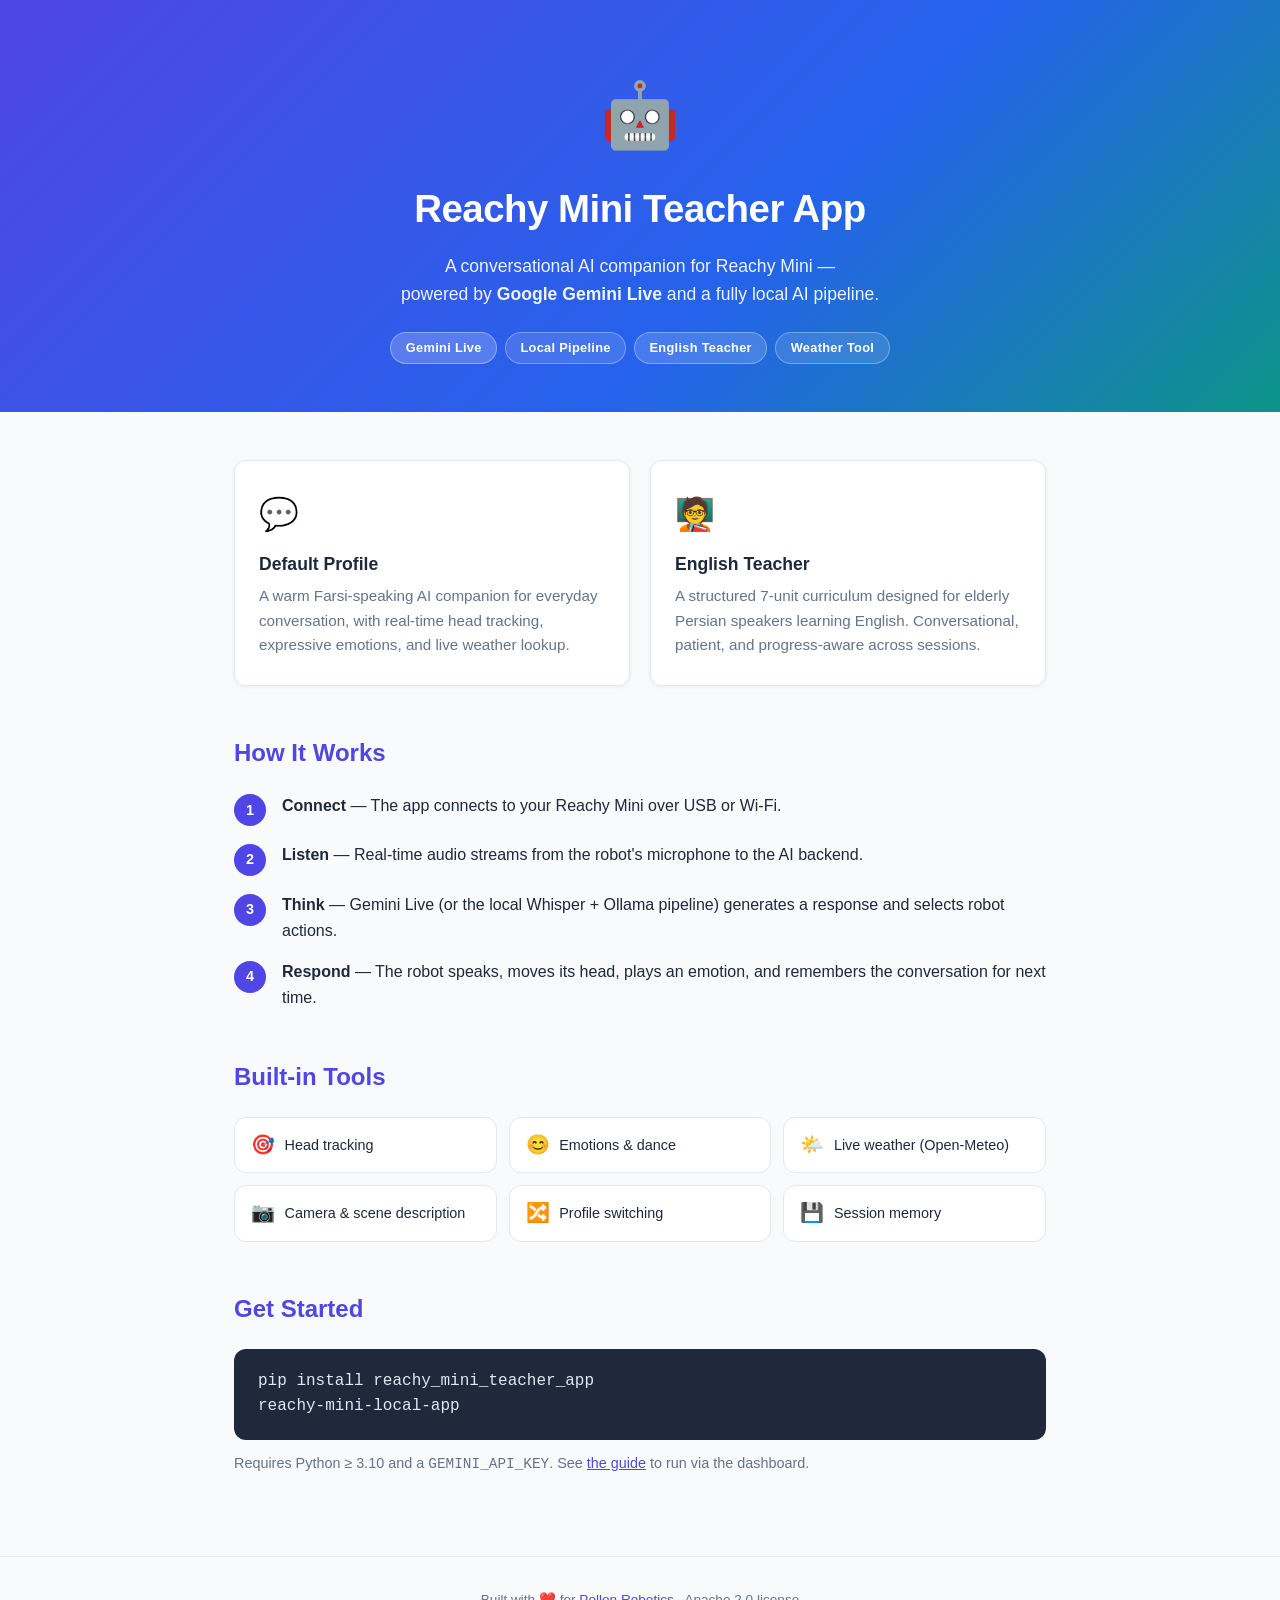
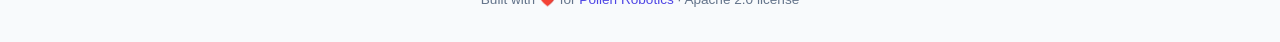
<file: index.html>
<!DOCTYPE html>
<html lang="en">
<head>
  <meta charset="UTF-8" />
  <meta name="viewport" content="width=device-width, initial-scale=1.0" />
  <title>Reachy Mini Teacher App</title>
  <link rel="stylesheet" href="style.css" />
</head>
<body>
  <div class="hero">
    <div class="hero-inner">
      <span class="robot-emoji">🤖</span>
      <h1>Reachy Mini Teacher App</h1>
      <p class="tagline">
        A conversational AI companion for Reachy Mini —<br />
        powered by <strong>Google Gemini Live</strong> and a fully local AI pipeline.
      </p>
      <div class="badge-row">
        <span class="badge blue">Gemini Live</span>
        <span class="badge indigo">Local Pipeline</span>
        <span class="badge purple">English Teacher</span>
        <span class="badge teal">Weather Tool</span>
      </div>
    </div>
  </div>

  <main class="content">

    <!-- Profiles -->
    <section class="card-grid">
      <div class="card">
        <div class="card-icon">💬</div>
        <h3>Default Profile</h3>
        <p>A warm Farsi-speaking AI companion for everyday conversation, with real-time head tracking, expressive emotions, and live weather lookup.</p>
      </div>
      <div class="card">
        <div class="card-icon">🧑‍🏫</div>
        <h3>English Teacher</h3>
        <p>A structured 7-unit curriculum designed for elderly Persian speakers learning English. Conversational, patient, and progress-aware across sessions.</p>
      </div>
    </section>

    <!-- How it works -->
    <section class="section">
      <h2>How It Works</h2>
      <div class="steps">
        <div class="step">
          <div class="step-num">1</div>
          <div>
            <strong>Connect</strong> — The app connects to your Reachy Mini over USB or Wi-Fi.
          </div>
        </div>
        <div class="step">
          <div class="step-num">2</div>
          <div>
            <strong>Listen</strong> — Real-time audio streams from the robot's microphone to the AI backend.
          </div>
        </div>
        <div class="step">
          <div class="step-num">3</div>
          <div>
            <strong>Think</strong> — Gemini Live (or the local Whisper + Ollama pipeline) generates a response and selects robot actions.
          </div>
        </div>
        <div class="step">
          <div class="step-num">4</div>
          <div>
            <strong>Respond</strong> — The robot speaks, moves its head, plays an emotion, and remembers the conversation for next time.
          </div>
        </div>
      </div>
    </section>

    <!-- Tools -->
    <section class="section">
      <h2>Built-in Tools</h2>
      <div class="tool-grid">
        <div class="tool"><span>🎯</span> Head tracking</div>
        <div class="tool"><span>😊</span> Emotions &amp; dance</div>
        <div class="tool"><span>🌤️</span> Live weather (Open-Meteo)</div>
        <div class="tool"><span>📷</span> Camera &amp; scene description</div>
        <div class="tool"><span>🔀</span> Profile switching</div>
        <div class="tool"><span>💾</span> Session memory</div>
      </div>
    </section>

    <!-- Install -->
    <section class="section install">
      <h2>Get Started</h2>
      <pre><code>pip install reachy_mini_teacher_app
reachy-mini-local-app</code></pre>
      <p class="install-note">Requires Python ≥ 3.10 and a <code>GEMINI_API_KEY</code>. See <a href="https://huggingface.co/blog/pollen-robotics/make-and-publish-your-reachy-mini-apps" target="_blank">the guide</a> to run via the dashboard.</p>
    </section>

  </main>

  <footer>
    <p>Built with ❤️ for <a href="https://pollen-robotics.com" target="_blank">Pollen Robotics</a> · Apache 2.0 license</p>
  </footer>
</body>
</html>
</file>
<file: style.css>
/* ── Reset & base ─────────────────────────────────────────────────── */
*, *::before, *::after { box-sizing: border-box; margin: 0; padding: 0; }

:root {
  --indigo: #4f46e5;
  --blue:   #2563eb;
  --purple: #7c3aed;
  --teal:   #0d9488;
  --bg:     #f8fafc;
  --surface:#ffffff;
  --text:   #1e293b;
  --muted:  #64748b;
  --border: #e2e8f0;
  --radius: 12px;
}

body {
  font-family: -apple-system, BlinkMacSystemFont, "Segoe UI", Roboto, sans-serif;
  background: var(--bg);
  color: var(--text);
  line-height: 1.6;
}

/* ── Hero ──────────────────────────────────────────────────────────── */
.hero {
  background: linear-gradient(135deg, var(--indigo) 0%, var(--blue) 60%, var(--teal) 100%);
  color: #fff;
  padding: 4rem 1.5rem 3rem;
  text-align: center;
}
.hero-inner { max-width: 680px; margin: 0 auto; }
.robot-emoji { font-size: 4rem; display: block; margin-bottom: .75rem; }
.hero h1 { font-size: 2.4rem; font-weight: 800; letter-spacing: -.5px; }
.tagline { font-size: 1.1rem; margin-top: .75rem; opacity: .92; }

.badge-row { display: flex; flex-wrap: wrap; gap: .5rem; justify-content: center; margin-top: 1.5rem; }
.badge {
  padding: .3rem .9rem;
  border-radius: 999px;
  font-size: .8rem;
  font-weight: 600;
  color: #fff;
  letter-spacing: .3px;
}
.badge.blue   { background: rgba(255,255,255,.20); border: 1px solid rgba(255,255,255,.35); }
.badge.indigo { background: rgba(255,255,255,.13); border: 1px solid rgba(255,255,255,.3); }
.badge.purple { background: rgba(255,255,255,.16); border: 1px solid rgba(255,255,255,.3); }
.badge.teal   { background: rgba(255,255,255,.12); border: 1px solid rgba(255,255,255,.3); }

/* ── Layout ────────────────────────────────────────────────────────── */
.content { max-width: 860px; margin: 0 auto; padding: 3rem 1.5rem; }
.section  { margin-top: 3rem; }
.section h2 { font-size: 1.5rem; font-weight: 700; margin-bottom: 1.25rem; color: var(--indigo); }

/* ── Profile cards ─────────────────────────────────────────────────── */
.card-grid { display: grid; grid-template-columns: 1fr 1fr; gap: 1.25rem; }
@media (max-width: 600px) { .card-grid { grid-template-columns: 1fr; } }

.card {
  background: var(--surface);
  border: 1px solid var(--border);
  border-radius: var(--radius);
  padding: 1.75rem 1.5rem;
  box-shadow: 0 1px 4px rgba(0,0,0,.06);
}
.card-icon { font-size: 2rem; margin-bottom: .6rem; }
.card h3   { font-size: 1.1rem; font-weight: 700; margin-bottom: .4rem; }
.card p    { color: var(--muted); font-size: .95rem; }

/* ── Steps ─────────────────────────────────────────────────────────── */
.steps { display: flex; flex-direction: column; gap: 1rem; }
.step  { display: flex; align-items: flex-start; gap: 1rem; }
.step-num {
  flex-shrink: 0;
  width: 2rem; height: 2rem;
  border-radius: 50%;
  background: var(--indigo);
  color: #fff;
  font-weight: 700;
  font-size: .9rem;
  display: flex; align-items: center; justify-content: center;
  margin-top: .1rem;
}

/* ── Tool grid ─────────────────────────────────────────────────────── */
.tool-grid {
  display: grid;
  grid-template-columns: repeat(auto-fill, minmax(200px, 1fr));
  gap: .75rem;
}
.tool {
  background: var(--surface);
  border: 1px solid var(--border);
  border-radius: var(--radius);
  padding: .75rem 1rem;
  font-size: .9rem;
  font-weight: 500;
  display: flex;
  align-items: center;
  gap: .6rem;
}
.tool span { font-size: 1.2rem; }

/* ── Install block ─────────────────────────────────────────────────── */
.install pre {
  background: #1e293b;
  color: #e2e8f0;
  border-radius: var(--radius);
  padding: 1.25rem 1.5rem;
  font-size: 1rem;
  overflow-x: auto;
  margin-bottom: .75rem;
}
.install-note { font-size: .9rem; color: var(--muted); }
.install-note a { color: var(--indigo); }

/* ── Footer ────────────────────────────────────────────────────────── */
footer {
  text-align: center;
  padding: 2rem 1rem;
  font-size: .85rem;
  color: var(--muted);
  border-top: 1px solid var(--border);
  margin-top: 2rem;
}
footer a { color: var(--indigo); text-decoration: none; }
</file>
